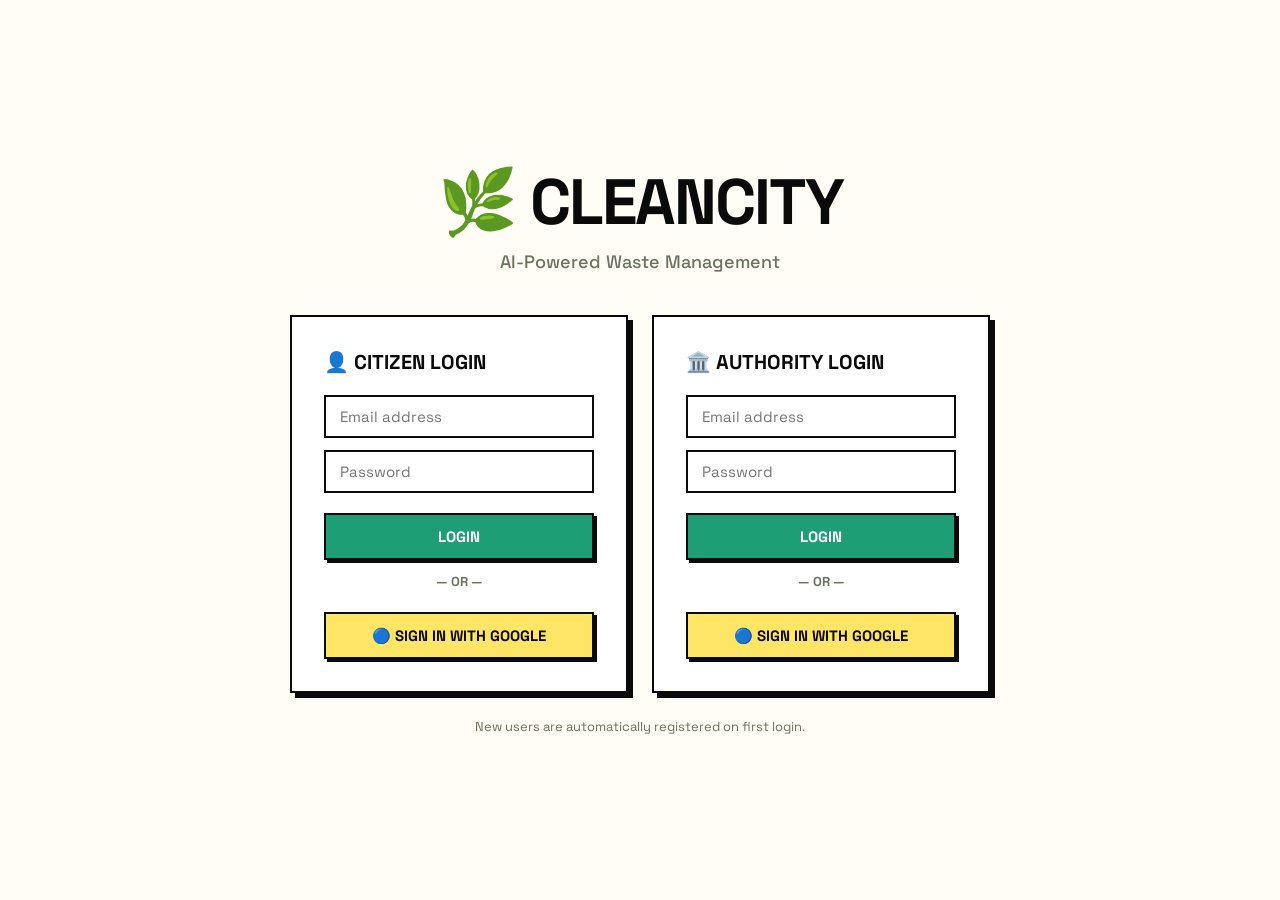
<file: index.html>
<!DOCTYPE html>
<html lang="en">
<head>
  <meta charset="UTF-8">
  <meta name="viewport" content="width=device-width, initial-scale=1.0">
  <meta name="description" content="CleanCity — AI-Powered Waste Management Platform. Login to manage waste pickups, scan waste with AI, and earn Green Points.">
  <title>CleanCity — AI-Powered Waste Management</title>
  <link rel="stylesheet" href="css/style.css">
</head>
<body>

  <div class="login-container">
    <h1 class="login-title">🌿 CLEANCITY</h1>
    <p class="login-subtitle">AI-Powered Waste Management</p>

    <div class="login-grid">
      <!-- Citizen Login Card -->
      <div class="login-card">
        <h2>👤 Citizen Login</h2>
        <input type="email" id="citizen-email" class="input" placeholder="Email address">
        <input type="password" id="citizen-password" class="input" placeholder="Password">
        <button class="btn-primary" id="citizen-login-btn" onclick="handleLogin('citizen')">LOGIN</button>
        <div class="login-divider">— or —</div>
        <button class="btn-yellow" id="citizen-google-btn" onclick="handleGoogleLogin('citizen')">🔵 Sign in with Google</button>
      </div>

      <!-- Authority Login Card -->
      <div class="login-card">
        <h2>🏛️ Authority Login</h2>
        <input type="email" id="authority-email" class="input" placeholder="Email address">
        <input type="password" id="authority-password" class="input" placeholder="Password">
        <button class="btn-primary" id="authority-login-btn" onclick="handleLogin('authority')">LOGIN</button>
        <div class="login-divider">— or —</div>
        <button class="btn-yellow" id="authority-google-btn" onclick="handleGoogleLogin('authority')">🔵 Sign in with Google</button>
      </div>
    </div>

    <p style="margin-top: 24px; font-size: 13px; color: var(--muted);">
      New users are automatically registered on first login.
    </p>
  </div>

  <!-- Toast -->
  <div id="toast-notification" class="toast"></div>

  <script src="js/auth.js"></script>
  <script src="js/database.js"></script>

  <script>
    // Check if already logged in (or coming back from Google Auth redirect)
    db.auth.onAuthStateChange(async function(event, session) {
      if (session && session.user) {
        var user = session.user;
        var uid = user.id;
        var userData = await getUserData(uid);
        
        if (userData && userData.role) {
          // If already set up, redirect to dashboard immediately
          if (userData.role === 'authority') {
            window.location.href = 'authority/home.html';
          } else {
            window.location.href = 'citizen/home.html';
          }
        } else {
          // If no userData, they just signed up via Google and have no profile yet
          var pendingRole = localStorage.getItem('pendingAuthRole') || 'citizen';
          await createOrUpdateUser(uid, {
             name: user.user_metadata?.full_name || user.email.split('@')[0],
             email: user.email,
             role: pendingRole,
             greenPoints: 0,
             zone: 'Zone-A'
          });
          localStorage.removeItem('pendingAuthRole');
          showToast('Welcome, ' + (user.user_metadata?.full_name || 'User') + '!');
          window.location.href = pendingRole === 'authority' ? 'authority/home.html' : 'citizen/home.html';
        }
      }
    });

    async function handleLogin(role) {
      var email = document.getElementById(role + '-email').value.trim();
      var password = document.getElementById(role + '-password').value.trim();

      if (!email || !password) {
        showToast('Please enter email and password');
        return;
      }

      var btn = document.getElementById(role + '-login-btn');
      btn.textContent = 'LOGGING IN...';
      btn.disabled = true;

      var result = await loginWithEmail(email, password);

      if (result.success) {
        var uid = result.user.id;
        var existingUser = await getUserData(uid);
        
        // Only initialize default data for completely new users
        if (!existingUser) {
          await createOrUpdateUser(uid, {
            name: email.split('@')[0],
            email: email,
            role: role,
            greenPoints: 0,
            zone: 'Zone-A'
          });
        }
        
        showToast('Login successful!');
        window.location.href = role === 'authority' ? 'authority/home.html' : 'citizen/home.html';
      } else {
        showToast('Error: ' + result.error);
        btn.textContent = 'LOGIN';
        btn.disabled = false;
      }
    }

    async function handleGoogleLogin(role) {
      // Store intended role before Supabase redirects to Google
      localStorage.setItem('pendingAuthRole', role);
      
      var btn = document.getElementById(role + '-google-btn');
      btn.textContent = 'SIGNING IN...';
      btn.disabled = true;

      var result = await loginWithGoogle();

      // If success, Supabase will redirect the page to Google so the code below won't run.
      // If error, it returns immediately:
      if (!result.success) {
        showToast('Error: ' + result.error);
        btn.textContent = '🔵 Sign in with Google';
        btn.disabled = false;
      }
    }
  </script>
</body>
</html>
</file>
<file: css/style.css>
/* ═══════════════════════════════════════════════
   CleanCity — Neo-Brutalism Design System
   ═══════════════════════════════════════════════ */

@import url('https://fonts.googleapis.com/css2?family=Space+Grotesk:wght@400;500;700;800&display=swap');

/* ── CSS Variables ── */
:root {
  --bg:         #FFFDF5;
  --white:      #FFFFFF;
  --black:      #0A0A0A;
  --green:      #1D9E75;
  --green-lt:   #E1F5EE;
  --yellow:     #FFE566;
  --red:        #E24B4A;
  --blue:       #1A6BFF;
  --muted:      #6B7260;
  --border:     2.5px solid #0A0A0A;
  --shadow:     5px 5px 0px #0A0A0A;
  --shadow-sm:  3px 3px 0px #0A0A0A;
  --radius:     0px;
}

/* ── Reset ── */
*, *::before, *::after {
  margin: 0;
  padding: 0;
  box-sizing: border-box;
}

/* ── Typography ── */
body {
  font-family: 'Space Grotesk', sans-serif;
  background: var(--bg);
  color: var(--black);
  line-height: 1.5;
}

h1 { font-size: 36px; font-weight: 800; line-height: 1.2; }
h2 { font-size: 24px; font-weight: 700; line-height: 1.3; }
h3 { font-size: 18px; font-weight: 700; line-height: 1.4; }
p  { font-size: 15px; font-weight: 400; color: var(--muted); }

a { color: inherit; text-decoration: none; }

/* ── Cards ── */
.card {
  background: var(--white);
  border: var(--border);
  box-shadow: var(--shadow);
  border-radius: var(--radius);
  padding: 20px;
}

/* ── Buttons ── */
.btn-primary {
  background: var(--green);
  color: white;
  border: var(--border);
  box-shadow: var(--shadow-sm);
  border-radius: var(--radius);
  padding: 12px 24px;
  font-family: 'Space Grotesk', sans-serif;
  font-size: 15px;
  font-weight: 700;
  text-transform: uppercase;
  cursor: pointer;
  transition: box-shadow 0.1s, transform 0.1s;
  display: inline-block;
  text-align: center;
}
.btn-primary:hover {
  box-shadow: 2px 2px 0px var(--black);
  transform: translate(3px, 3px);
}
.btn-primary:active {
  box-shadow: 0px 0px 0px var(--black);
  transform: translate(5px, 5px);
}

.btn-yellow {
  background: var(--yellow);
  color: var(--black);
  border: var(--border);
  box-shadow: var(--shadow-sm);
  border-radius: var(--radius);
  padding: 12px 24px;
  font-family: 'Space Grotesk', sans-serif;
  font-weight: 700;
  font-size: 15px;
  text-transform: uppercase;
  cursor: pointer;
  transition: box-shadow 0.1s, transform 0.1s;
  display: inline-block;
  text-align: center;
}
.btn-yellow:hover {
  box-shadow: 2px 2px 0 var(--black);
  transform: translate(3px, 3px);
}
.btn-yellow:active {
  box-shadow: 0px 0px 0px var(--black);
  transform: translate(5px, 5px);
}

.btn-blue {
  background: var(--blue);
  color: white;
  border: var(--border);
  box-shadow: var(--shadow-sm);
  border-radius: var(--radius);
  padding: 12px 24px;
  font-family: 'Space Grotesk', sans-serif;
  font-weight: 700;
  font-size: 15px;
  text-transform: uppercase;
  cursor: pointer;
  transition: box-shadow 0.1s, transform 0.1s;
  display: inline-block;
  text-align: center;
}
.btn-blue:hover {
  box-shadow: 2px 2px 0 var(--black);
  transform: translate(3px, 3px);
}
.btn-blue:active {
  box-shadow: 0px 0px 0px var(--black);
  transform: translate(5px, 5px);
}

.btn-red {
  background: var(--red);
  color: white;
  border: var(--border);
  box-shadow: var(--shadow-sm);
  border-radius: var(--radius);
  padding: 12px 24px;
  font-family: 'Space Grotesk', sans-serif;
  font-weight: 700;
  font-size: 15px;
  text-transform: uppercase;
  cursor: pointer;
  transition: box-shadow 0.1s, transform 0.1s;
  display: inline-block;
  text-align: center;
}
.btn-red:hover {
  box-shadow: 2px 2px 0 var(--black);
  transform: translate(3px, 3px);
}
.btn-red:active {
  box-shadow: 0px 0px 0px var(--black);
  transform: translate(5px, 5px);
}

.btn-outline {
  background: var(--white);
  color: var(--black);
  border: var(--border);
  box-shadow: var(--shadow-sm);
  border-radius: var(--radius);
  padding: 12px 24px;
  font-family: 'Space Grotesk', sans-serif;
  font-weight: 700;
  font-size: 15px;
  text-transform: uppercase;
  cursor: pointer;
  transition: box-shadow 0.1s, transform 0.1s;
  display: inline-block;
  text-align: center;
}
.btn-outline:hover {
  box-shadow: 2px 2px 0 var(--black);
  transform: translate(3px, 3px);
}
.btn-outline:active {
  box-shadow: 0px 0px 0px var(--black);
  transform: translate(5px, 5px);
}

/* ── Inputs ── */
.input {
  border: var(--border);
  border-radius: var(--radius);
  padding: 10px 14px;
  font-family: 'Space Grotesk', sans-serif;
  font-size: 15px;
  width: 100%;
  background: var(--white);
  outline: none;
  transition: box-shadow 0.1s;
}
.input:focus {
  box-shadow: var(--shadow-sm);
}

select.input {
  appearance: none;
  -webkit-appearance: none;
  background-image: url("data:image/svg+xml,%3Csvg xmlns='http://www.w3.org/2000/svg' width='12' height='12' viewBox='0 0 12 12'%3E%3Cpath fill='%230A0A0A' d='M6 8L1 3h10z'/%3E%3C/svg%3E");
  background-repeat: no-repeat;
  background-position: right 14px center;
  padding-right: 36px;
}

/* ── Navbar ── */
.navbar {
  background: var(--green);
  border-bottom: var(--border);
  padding: 0 24px;
  height: 60px;
  display: flex;
  align-items: center;
  justify-content: space-between;
  position: sticky;
  top: 0;
  z-index: 1000;
}
.navbar-brand {
  font-size: 22px;
  font-weight: 800;
  color: white;
  text-decoration: none;
}
.nav-links {
  display: flex;
  align-items: center;
  gap: 4px;
}
.nav-links a {
  color: white;
  font-weight: 700;
  text-decoration: none;
  margin-left: 20px;
  font-size: 14px;
  text-transform: uppercase;
  padding: 6px 10px;
  transition: background 0.15s;
}
.nav-links a:hover {
  background: rgba(255,255,255,0.18);
}

/* ── Waste Badges ── */
.badge-solid {
  background: var(--blue);
  color: white;
  border: 2px solid var(--black);
  padding: 4px 12px;
  font-weight: 700;
  font-size: 12px;
  text-transform: uppercase;
  display: inline-block;
}
.badge-bio {
  background: var(--green);
  color: white;
  border: 2px solid var(--black);
  padding: 4px 12px;
  font-weight: 700;
  font-size: 12px;
  text-transform: uppercase;
  display: inline-block;
}
.badge-ewaste {
  background: var(--red);
  color: white;
  border: 2px solid var(--black);
  padding: 4px 12px;
  font-weight: 700;
  font-size: 12px;
  text-transform: uppercase;
  display: inline-block;
}

/* ── Status Chips ── */
.status-pending {
  background: var(--yellow);
  color: var(--black);
  border: 2px solid var(--black);
  padding: 3px 10px;
  font-weight: 700;
  font-size: 12px;
  display: inline-block;
}
.status-assigned {
  background: var(--blue);
  color: white;
  border: 2px solid var(--black);
  padding: 3px 10px;
  font-weight: 700;
  font-size: 12px;
  display: inline-block;
}
.status-completed {
  background: var(--green);
  color: white;
  border: 2px solid var(--black);
  padding: 3px 10px;
  font-weight: 700;
  font-size: 12px;
  display: inline-block;
}
.status-cancelled {
  background: var(--red);
  color: white;
  border: 2px solid var(--black);
  padding: 3px 10px;
  font-weight: 700;
  font-size: 12px;
  display: inline-block;
}

/* ── Page Layout ── */
.page {
  max-width: 1100px;
  margin: 0 auto;
  padding: 32px 24px;
}

.grid-2 { display: grid; grid-template-columns: 1fr 1fr; gap: 20px; }
.grid-3 { display: grid; grid-template-columns: 1fr 1fr 1fr; gap: 16px; }
.grid-4 { display: grid; grid-template-columns: repeat(4, 1fr); gap: 14px; }

@media (max-width: 768px) {
  .grid-2, .grid-3, .grid-4 { grid-template-columns: 1fr; }
  .navbar { padding: 0 12px; }
  .nav-links a { margin-left: 8px; font-size: 11px; }
  .page { padding: 20px 12px; }
  h1 { font-size: 28px; }
}

/* ── Utility ── */
.mb-8  { margin-bottom: 8px; }
.mb-12 { margin-bottom: 12px; }
.mb-16 { margin-bottom: 16px; }
.mb-20 { margin-bottom: 20px; }
.mb-24 { margin-bottom: 24px; }
.mb-32 { margin-bottom: 32px; }
.mt-12 { margin-top: 12px; }
.mt-16 { margin-top: 16px; }
.mt-20 { margin-top: 20px; }
.mt-24 { margin-top: 24px; }
.gap-12 { gap: 12px; }
.gap-16 { gap: 16px; }
.text-center { text-align: center; }
.flex { display: flex; }
.flex-col { flex-direction: column; }
.items-center { align-items: center; }
.justify-between { justify-content: space-between; }
.justify-center { justify-content: center; }
.flex-wrap { flex-wrap: wrap; }
.w-full { width: 100%; }
.hidden { display: none !important; }

/* ── Toast Notification ── */
.toast {
  position: fixed;
  top: -80px;
  left: 50%;
  transform: translateX(-50%);
  background: var(--yellow);
  color: var(--black);
  border: var(--border);
  box-shadow: var(--shadow);
  padding: 16px 32px;
  font-weight: 700;
  font-size: 15px;
  z-index: 9999;
  transition: top 0.35s ease;
  text-transform: uppercase;
}
.toast.show {
  top: 20px;
}

/* ── Login Page ── */
.login-container {
  min-height: 100vh;
  display: flex;
  flex-direction: column;
  align-items: center;
  justify-content: center;
  padding: 32px;
}
.login-title {
  font-size: 64px;
  font-weight: 800;
  letter-spacing: -2px;
  margin-bottom: 8px;
}
.login-subtitle {
  font-size: 18px;
  color: var(--muted);
  font-weight: 500;
  margin-bottom: 40px;
}
.login-grid {
  display: grid;
  grid-template-columns: 1fr 1fr;
  gap: 24px;
  max-width: 700px;
  width: 100%;
}
@media (max-width: 640px) {
  .login-grid { grid-template-columns: 1fr; }
  .login-title { font-size: 42px; }
}
.login-card {
  background: var(--white);
  border: var(--border);
  box-shadow: var(--shadow);
  padding: 32px;
}
.login-card h2 {
  margin-bottom: 20px;
  text-transform: uppercase;
  font-size: 20px;
}
.login-card .input {
  margin-bottom: 12px;
}
.login-card .btn-primary,
.login-card .btn-yellow {
  width: 100%;
  margin-top: 8px;
}
.login-divider {
  text-align: center;
  font-size: 13px;
  font-weight: 700;
  color: var(--muted);
  margin: 12px 0;
  text-transform: uppercase;
}

/* ── Hero Banner ── */
.hero-banner {
  background: var(--yellow);
  border: var(--border);
  box-shadow: var(--shadow);
  padding: 24px 32px;
  margin-bottom: 24px;
}
.hero-banner .points-value {
  font-size: 48px;
  font-weight: 800;
}

/* ── Quick Action Cards ── */
.action-card {
  background: var(--white);
  border: var(--border);
  box-shadow: var(--shadow);
  padding: 24px;
  cursor: pointer;
  transition: box-shadow 0.1s, transform 0.1s;
  text-decoration: none;
  display: flex;
  flex-direction: column;
  align-items: center;
  gap: 8px;
}
.action-card:hover {
  box-shadow: 2px 2px 0 var(--black);
  transform: translate(3px, 3px);
}
.action-card:active {
  box-shadow: 0 0 0 var(--black);
  transform: translate(5px, 5px);
}
.action-card .icon {
  font-size: 32px;
}
.action-card .label {
  font-size: 14px;
  font-weight: 800;
  text-transform: uppercase;
  color: var(--black);
  text-align: center;
}
.action-card.green { background: var(--green-lt); }
.action-card.blue  { background: #DBEAFE; }
.action-card.yellow { background: var(--yellow); }

/* ── Request Row ── */
.request-row {
  display: flex;
  align-items: center;
  gap: 16px;
  padding: 14px 16px;
  border: var(--border);
  background: var(--white);
  margin-bottom: 8px;
}
.request-row:nth-child(even) {
  background: var(--bg);
}

/* ── Stat Card ── */
.stat-card {
  background: var(--white);
  border: var(--border);
  box-shadow: var(--shadow);
  padding: 20px;
  text-align: center;
}
.stat-card .stat-value {
  font-size: 36px;
  font-weight: 800;
}
.stat-card .stat-label {
  font-size: 13px;
  font-weight: 700;
  text-transform: uppercase;
  color: var(--muted);
  margin-top: 4px;
}

/* ── Table ── */
.table-wrapper {
  overflow-x: auto;
}
.neo-table {
  width: 100%;
  border-collapse: collapse;
  font-size: 14px;
}
.neo-table th {
  background: var(--green);
  color: white;
  font-weight: 700;
  text-transform: uppercase;
  padding: 12px 14px;
  border: var(--border);
  text-align: left;
  font-size: 13px;
}
.neo-table td {
  padding: 10px 14px;
  border: var(--border);
  vertical-align: middle;
}
.neo-table tr:nth-child(even) td {
  background: var(--bg);
}

/* ── Toggle Buttons / Tabs ── */
.toggle-group {
  display: flex;
  gap: 8px;
  flex-wrap: wrap;
  margin-bottom: 20px;
}
.toggle-btn {
  background: var(--white);
  color: var(--black);
  border: var(--border);
  box-shadow: var(--shadow-sm);
  padding: 10px 20px;
  font-family: 'Space Grotesk', sans-serif;
  font-weight: 700;
  font-size: 14px;
  text-transform: uppercase;
  cursor: pointer;
  transition: all 0.1s;
}
.toggle-btn:hover {
  box-shadow: 2px 2px 0 var(--black);
  transform: translate(1px, 1px);
}
.toggle-btn.active {
  background: var(--green);
  color: white;
  box-shadow: inset 3px 3px 0 rgba(0,0,0,0.2);
  transform: translate(3px, 3px);
}
.toggle-btn.active-blue {
  background: var(--blue);
  color: white;
  box-shadow: inset 3px 3px 0 rgba(0,0,0,0.2);
  transform: translate(3px, 3px);
}
.toggle-btn.active-yellow {
  background: var(--yellow);
  color: var(--black);
  box-shadow: inset 3px 3px 0 rgba(0,0,0,0.1);
  transform: translate(3px, 3px);
}
.toggle-btn.active-red {
  background: var(--red);
  color: white;
  box-shadow: inset 3px 3px 0 rgba(0,0,0,0.2);
  transform: translate(3px, 3px);
}

/* ── Stepper ── */
.stepper {
  display: flex;
  align-items: center;
  gap: 0;
}
.stepper button {
  background: var(--white);
  border: var(--border);
  box-shadow: var(--shadow-sm);
  width: 48px;
  height: 48px;
  font-size: 22px;
  font-weight: 800;
  cursor: pointer;
  font-family: 'Space Grotesk', sans-serif;
  transition: all 0.1s;
}
.stepper button:hover {
  background: var(--yellow);
}
.stepper button:active {
  box-shadow: 0 0 0 var(--black);
  transform: translate(3px, 3px);
}
.stepper .stepper-value {
  border-top: var(--border);
  border-bottom: var(--border);
  width: 64px;
  height: 48px;
  display: flex;
  align-items: center;
  justify-content: center;
  font-size: 20px;
  font-weight: 800;
  background: var(--white);
}

/* ── Map Container ── */
.map-container {
  border: var(--border);
  box-shadow: var(--shadow);
  overflow: hidden;
}

/* ── Scanner ── */
.camera-box {
  width: 100%;
  max-width: 400px;
  height: 400px;
  background: var(--black);
  border: var(--border);
  position: relative;
  overflow: hidden;
  display: flex;
  align-items: center;
  justify-content: center;
}
.camera-box video,
.camera-box canvas,
.camera-box img {
  max-width: 100%;
  max-height: 100%;
  object-fit: cover;
}
.scan-frame {
  position: absolute;
  top: 50%;
  left: 50%;
  transform: translate(-50%, -50%);
  width: 240px;
  height: 240px;
  border: 4px solid var(--green);
  pointer-events: none;
  z-index: 5;
}
.scan-frame::before,
.scan-frame::after {
  content: '';
  position: absolute;
  background: var(--green);
}

/* ── Confidence Bar ── */
.confidence-bar {
  width: 100%;
  height: 28px;
  border: var(--border);
  background: var(--bg);
  position: relative;
  overflow: hidden;
}
.confidence-fill {
  height: 100%;
  transition: width 0.4s ease;
}
.confidence-label {
  position: absolute;
  top: 50%;
  left: 50%;
  transform: translate(-50%, -50%);
  font-weight: 800;
  font-size: 13px;
}

/* ── Points Badge ── */
.points-badge {
  background: var(--yellow);
  border: 2px solid var(--black);
  padding: 6px 16px;
  font-weight: 800;
  font-size: 16px;
  display: inline-block;
}

/* ── Collector Pulse ── */
@keyframes pulse {
  0%   { transform: scale(1);   opacity: 1; }
  50%  { transform: scale(1.4); opacity: 0.6; }
  100% { transform: scale(1);   opacity: 1; }
}
.collector-marker {
  width: 24px;
  height: 24px;
  background: var(--yellow);
  border: 3px solid var(--black);
  animation: pulse 1.5s infinite;
}

/* ── Scanning animation ── */
@keyframes scanning-dots {
  0%   { content: '.'; }
  33%  { content: '..'; }
  66%  { content: '...'; }
}
.scanning-text::after {
  content: '';
  animation: scanning-dots 1.2s infinite steps(3);
}

/* ── Rewards Card ── */
.reward-card {
  background: var(--white);
  border: var(--border);
  box-shadow: var(--shadow);
  padding: 24px;
  display: flex;
  flex-direction: column;
  gap: 12px;
}
.reward-card h3 {
  font-size: 16px;
}
.reward-card .btn-outline {
  margin-top: auto;
}

/* ── Legend ── */
.map-legend {
  background: var(--white);
  border: var(--border);
  padding: 12px 16px;
  font-size: 13px;
  font-weight: 700;
  z-index: 800;
}
.legend-item {
  display: flex;
  align-items: center;
  gap: 8px;
  margin-bottom: 4px;
}
.legend-dot {
  width: 16px;
  height: 16px;
  border: 2px solid var(--black);
  display: inline-block;
}

/* ── Loading Spinner ── */
.spinner {
  width: 32px;
  height: 32px;
  border: 4px solid var(--bg);
  border-top-color: var(--green);
  border-radius: 50%;
  animation: spin 0.6s linear infinite;
}
@keyframes spin {
  to { transform: rotate(360deg); }
}

/* ── Chart Container ── */
.chart-card {
  background: var(--white);
  border: var(--border);
  box-shadow: var(--shadow);
  padding: 24px;
}
.chart-card canvas {
  max-height: 350px;
}

/* ── Mobile nav toggle ── */
.nav-toggle {
  display: none;
  background: none;
  border: none;
  color: white;
  font-size: 28px;
  cursor: pointer;
  font-weight: 800;
}
@media (max-width: 768px) {
  .nav-toggle { display: block; }
  .nav-links {
    display: none;
    position: absolute;
    top: 60px;
    left: 0;
    right: 0;
    background: var(--green);
    border-bottom: var(--border);
    flex-direction: column;
    padding: 12px 0;
  }
  .nav-links.open { display: flex; }
  .nav-links a {
    margin: 0;
    padding: 12px 24px;
    border-bottom: 1px solid rgba(255,255,255,0.15);
  }
}
</file>
